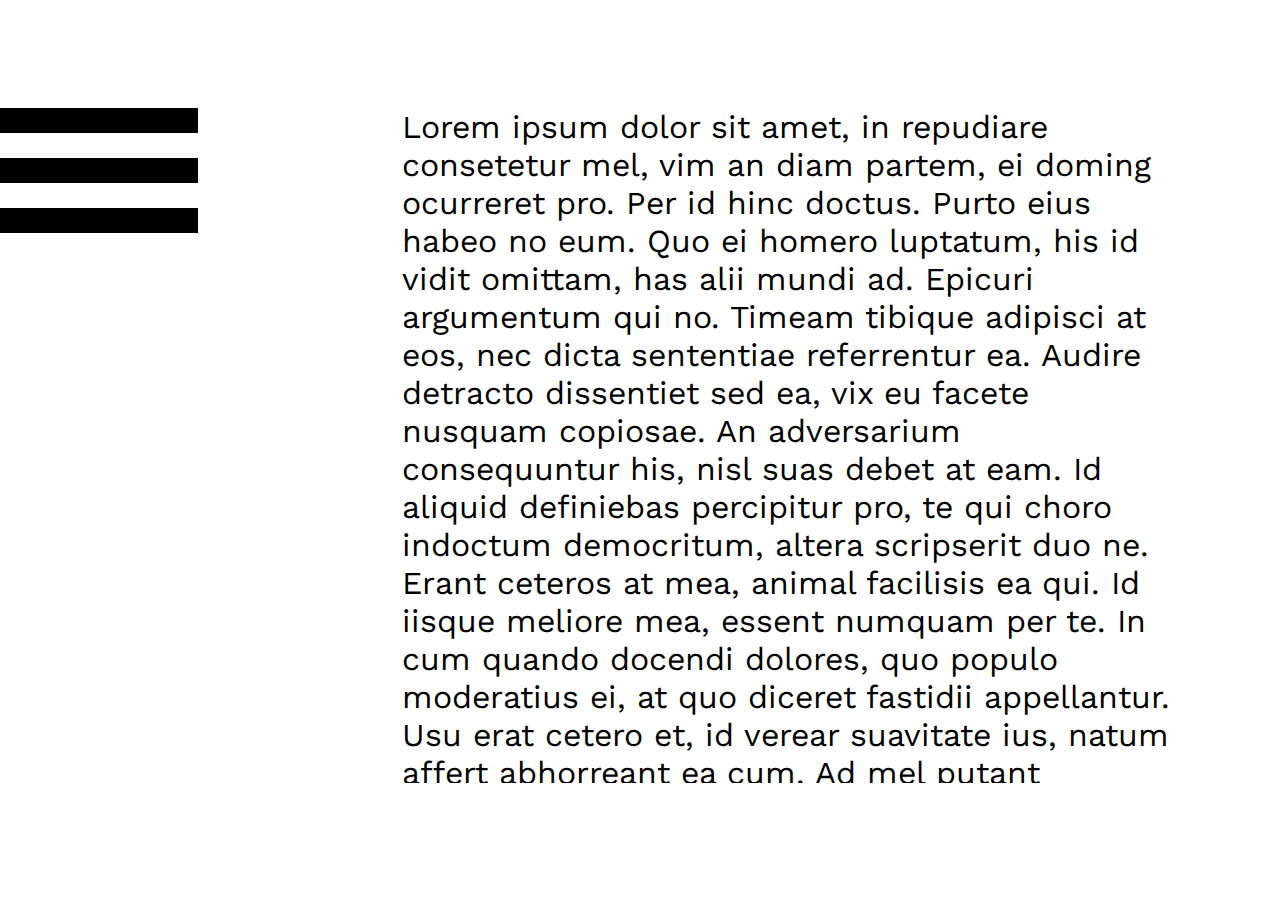
<file: burger/index.html>
<!DOCTYPE html>
<html lang="en">
<head>
	<meta charset="utf-8">
	<meta content="ie=edge" http-equiv="x-ua-compatible">
	<meta content="width=device-width, initial-scale=1" name="viewport">
	<title>Layout</title>
	<link href="styles.css" rel="stylesheet" type="text/css">
	<link href="https://fonts.googleapis.com/css?family=Work+Sans:400,700,800,900" rel="stylesheet">
</head>

<body>

	<div class = "nav">
		<label class = "burger">
			<input type = "checkbox" name ="toggle">
				<!-- icon -->
				<div class = "bar top"></div>
				<div class = "bar center"></div>
				<div class = "bar bottom"></div>

				<div class= "menu">
					<div class = "work"><h2>Work.</h2></div>
					<div class = "about"><h2>About.</h2></div>
					<div class = "contact"><h2>Contact.</h2></div>
				</div>
		</label>
	</div>	

	<div class = "main">
		<p>Lorem ipsum dolor sit amet, in repudiare consetetur mel, vim an diam partem, ei doming ocurreret pro. Per id hinc doctus. Purto eius habeo no eum. Quo ei homero luptatum, his id vidit omittam, has alii mundi ad. Epicuri argumentum qui no.

		Timeam tibique adipisci at eos, nec dicta sententiae referrentur ea. Audire detracto dissentiet sed ea, vix eu facete nusquam copiosae. An adversarium consequuntur his, nisl suas debet at eam. Id aliquid definiebas percipitur pro, te qui choro indoctum democritum, altera scripserit duo ne. Erant ceteros at mea, animal facilisis ea qui.

		Id iisque meliore mea, essent numquam per te. In cum quando docendi dolores, quo populo moderatius ei, at quo diceret fastidii appellantur. Usu erat cetero et, id verear suavitate ius, natum affert abhorreant ea cum. Ad mel putant dissentiunt, ex eum antiopam consetetur.

		Eum id justo iudico vidisse, est ea meis idque, animal nominavi reprimique id vim. Quo magna iudico appetere an, eros dolore ocurreret ex mel. Ut per noster bonorum. Ex usu sale causae, eu eos graeco delicata. Corpora perpetua eos id, euismod corpora omittam eum no, nam ea doctus delicatissimi. Ullum fabellas constituam pri an. No legimus pertinax eum, ad mea regione argumentum, error discere eum ex.

		Cum at fugit percipitur consequuntur. No sed sumo causae, elitr voluptatibus mel ut, latine tibique sadipscing nec et. An verear graecis offendit vis. Ei vel purto iriure inimicus. Iudico mediocritatem ei sit, in vix dolor aperiri.
		</p>
	</div>
	
</body>
</html>
</file>
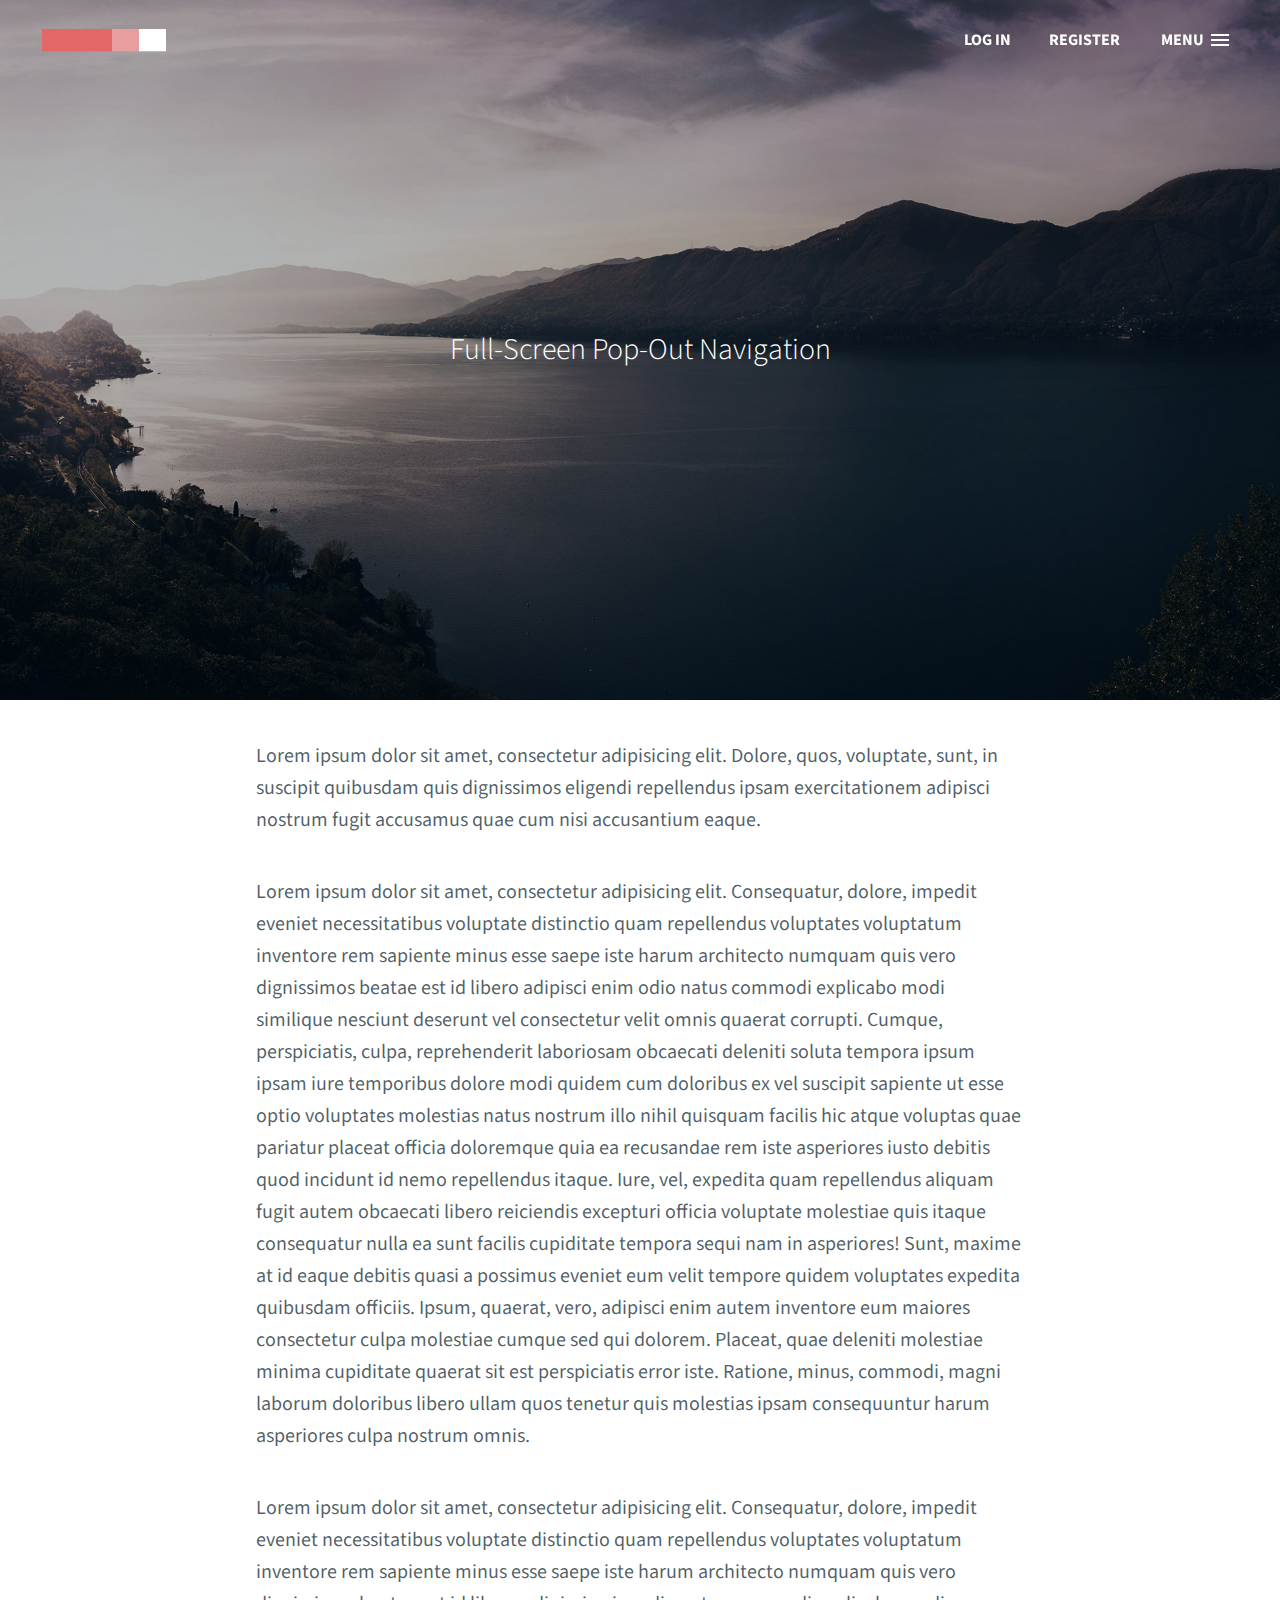
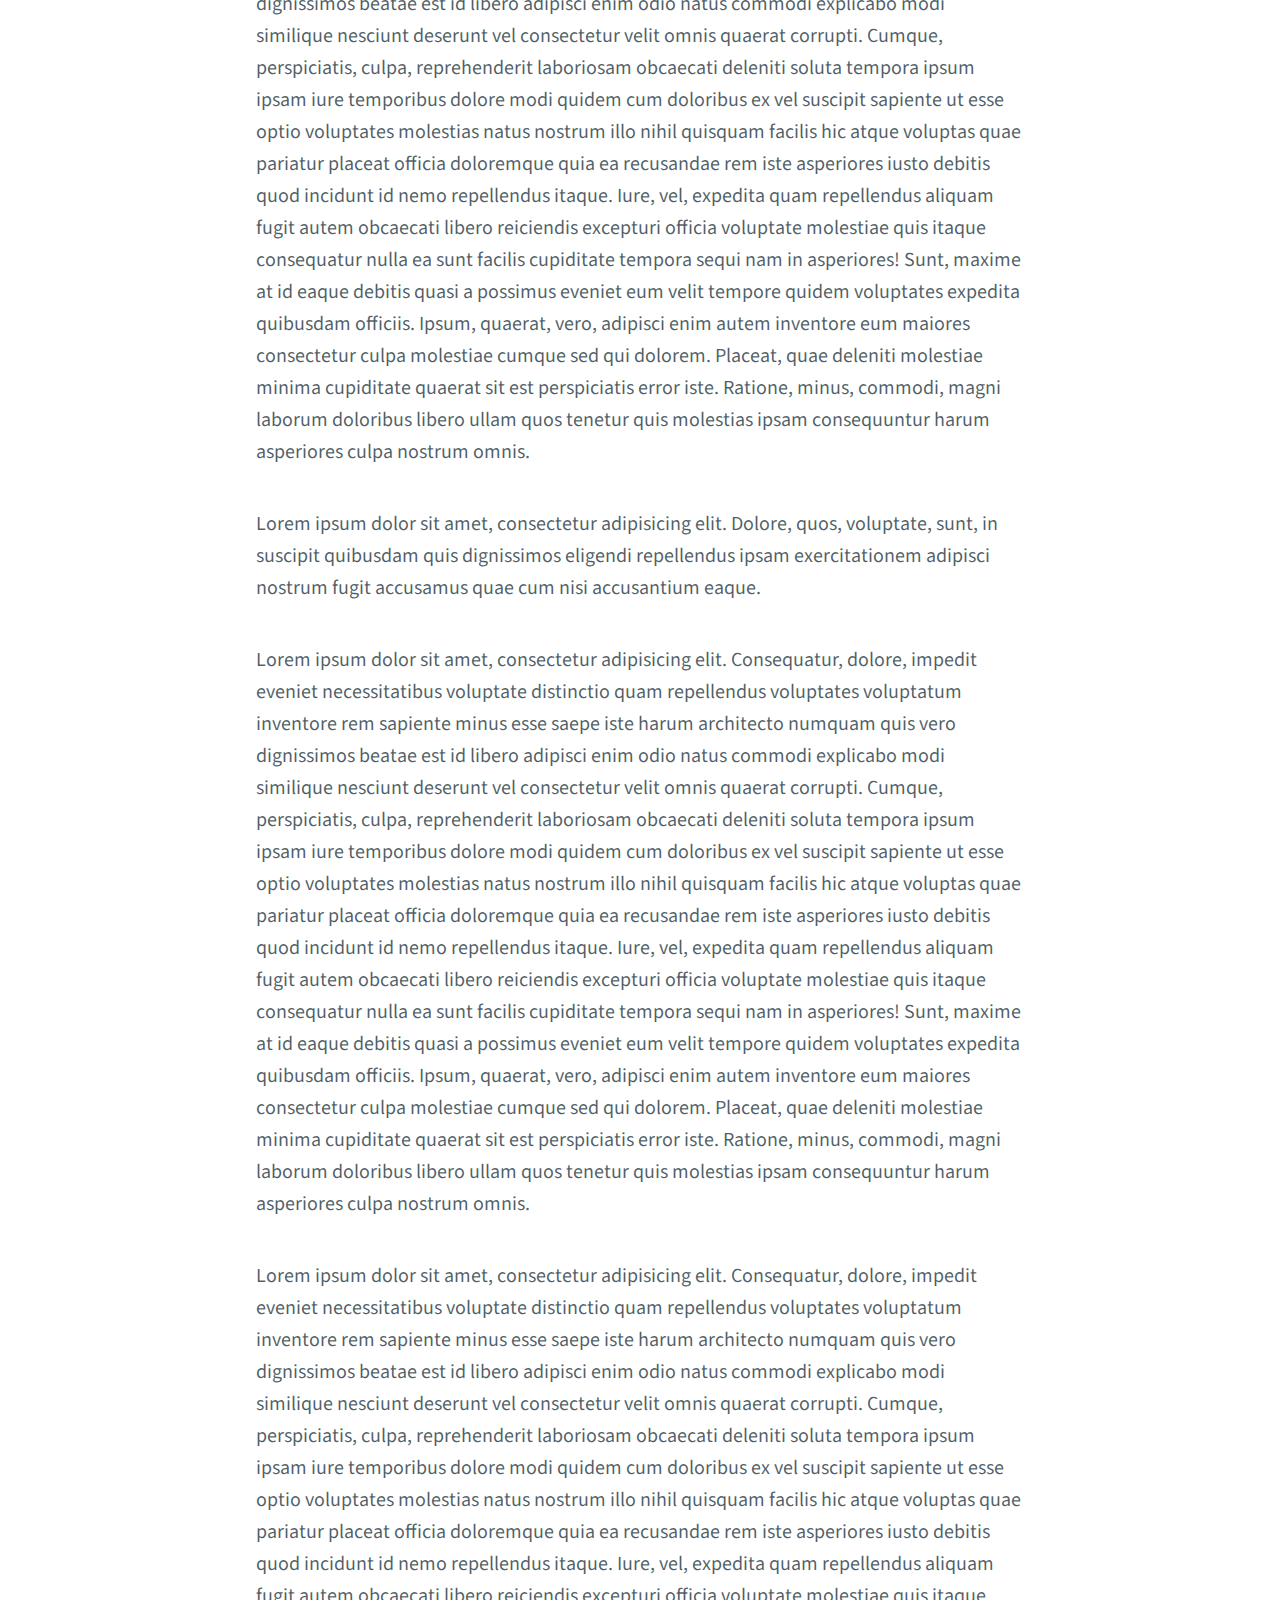
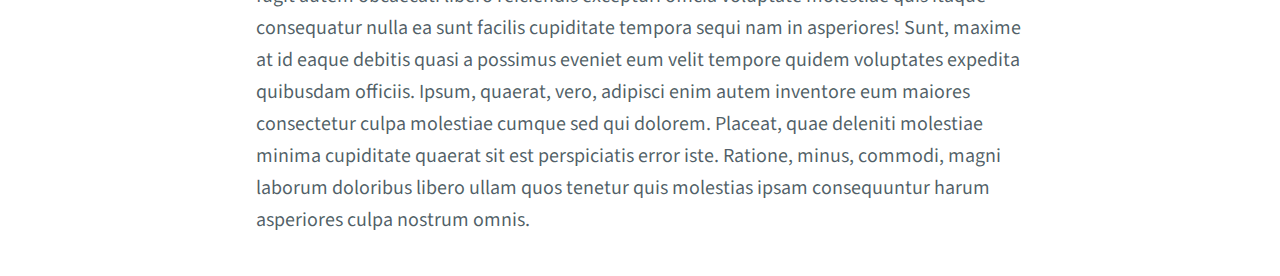
<file: full-screen-pop-out-navigation/index.html>
<!doctype html>
<html lang="en" class="no-js">
<head>
	<meta charset="UTF-8">
	<meta name="viewport" content="width=device-width, initial-scale=1">

	<link href='http://fonts.googleapis.com/css?family=Source+Sans+Pro:300,400,700' rel='stylesheet' type='text/css'>

	<link rel="stylesheet" href="css/reset.css"> <!-- CSS reset -->
	<link rel="stylesheet" href="css/style.css"> <!-- Resource style -->
	<script src="js/modernizr.js"></script> <!-- Modernizr -->
  	
	<title>Full-Screen Pop-Out Navigation</title>
</head>
<body>
	<header class="cd-header">
		<div class="cd-logo"><a href="#0"><img src="img/cd-logo.svg" alt="Logo"></a></div>

		<nav>
			<ul class="cd-secondary-nav">
				<li><a href="#0">Log In</a></li>
				<li><a href="#0">Register</a></li>
			</ul>
		</nav> <!-- cd-nav -->

		<a class="cd-primary-nav-trigger" href="#0">
			<span class="cd-menu-text">Menu</span><span class="cd-menu-icon"></span>
		</a> <!-- cd-primary-nav-trigger -->
	</header>

	<nav>
		<ul class="cd-primary-nav">
			<li class="cd-label">About us</li>

			<li><a href="#0">The team</a></li>
			<li><a href="#0">Our services</a></li>
			<li><a href="#0">Our projects</a></li>

			<li class="cd-label">Work with us</li>

			<li><a href="#0">Start a project</a></li>
			<li><a href="#0">Join In</a></li>
			<li><a href="#0">Create an account</a></li>

			<li class="cd-label">Follow us</li>
			
			<li class="cd-social cd-facebook"><a href="#0">Facebook</a></li>
			<li class="cd-social cd-instagram"><a href="#0">Instagram</a></li>
			<li class="cd-social cd-dribbble"><a href="#0">Dribbble</a></li>
			<li class="cd-social cd-twitter"><a href="#0">Twitter</a></li>
		</ul>
	</nav>

	<section class="cd-intro">
		<h1>Full-Screen Pop-Out Navigation</h1>
	</section>

	<main class="cd-main-content">
		<div class="cd-container">
			<p>
				Lorem ipsum dolor sit amet, consectetur adipisicing elit. Dolore, quos, voluptate, sunt, in suscipit quibusdam quis dignissimos eligendi repellendus ipsam exercitationem adipisci nostrum fugit accusamus quae cum nisi accusantium eaque.
			</p>

			<p>
				Lorem ipsum dolor sit amet, consectetur adipisicing elit. Consequatur, dolore, impedit eveniet necessitatibus voluptate distinctio quam repellendus voluptates voluptatum inventore rem sapiente minus esse saepe iste harum architecto numquam quis vero dignissimos beatae est id libero adipisci enim odio natus commodi explicabo modi similique nesciunt deserunt vel consectetur velit omnis quaerat corrupti. Cumque, perspiciatis, culpa, reprehenderit laboriosam obcaecati deleniti soluta tempora ipsum ipsam iure temporibus dolore modi quidem cum doloribus ex vel suscipit sapiente ut esse optio voluptates molestias natus nostrum illo nihil quisquam facilis hic atque voluptas quae pariatur placeat officia doloremque quia ea recusandae rem iste asperiores iusto debitis quod incidunt id nemo repellendus itaque. Iure, vel, expedita quam repellendus aliquam fugit autem obcaecati libero reiciendis excepturi officia voluptate molestiae quis itaque consequatur nulla ea sunt facilis cupiditate tempora sequi nam in asperiores! Sunt, maxime at id eaque debitis quasi a possimus eveniet eum velit tempore quidem voluptates expedita quibusdam officiis. Ipsum, quaerat, vero, adipisci enim autem inventore eum maiores consectetur culpa molestiae cumque sed qui dolorem. Placeat, quae deleniti molestiae minima cupiditate quaerat sit est perspiciatis error iste. Ratione, minus, commodi, magni laborum doloribus libero ullam quos tenetur quis molestias ipsam consequuntur harum asperiores culpa nostrum omnis.
			</p>

			<p>
				Lorem ipsum dolor sit amet, consectetur adipisicing elit. Consequatur, dolore, impedit eveniet necessitatibus voluptate distinctio quam repellendus voluptates voluptatum inventore rem sapiente minus esse saepe iste harum architecto numquam quis vero dignissimos beatae est id libero adipisci enim odio natus commodi explicabo modi similique nesciunt deserunt vel consectetur velit omnis quaerat corrupti. Cumque, perspiciatis, culpa, reprehenderit laboriosam obcaecati deleniti soluta tempora ipsum ipsam iure temporibus dolore modi quidem cum doloribus ex vel suscipit sapiente ut esse optio voluptates molestias natus nostrum illo nihil quisquam facilis hic atque voluptas quae pariatur placeat officia doloremque quia ea recusandae rem iste asperiores iusto debitis quod incidunt id nemo repellendus itaque. Iure, vel, expedita quam repellendus aliquam fugit autem obcaecati libero reiciendis excepturi officia voluptate molestiae quis itaque consequatur nulla ea sunt facilis cupiditate tempora sequi nam in asperiores! Sunt, maxime at id eaque debitis quasi a possimus eveniet eum velit tempore quidem voluptates expedita quibusdam officiis. Ipsum, quaerat, vero, adipisci enim autem inventore eum maiores consectetur culpa molestiae cumque sed qui dolorem. Placeat, quae deleniti molestiae minima cupiditate quaerat sit est perspiciatis error iste. Ratione, minus, commodi, magni laborum doloribus libero ullam quos tenetur quis molestias ipsam consequuntur harum asperiores culpa nostrum omnis.
			</p>

			<p>
				Lorem ipsum dolor sit amet, consectetur adipisicing elit. Dolore, quos, voluptate, sunt, in suscipit quibusdam quis dignissimos eligendi repellendus ipsam exercitationem adipisci nostrum fugit accusamus quae cum nisi accusantium eaque.
			</p>

			<p>
				Lorem ipsum dolor sit amet, consectetur adipisicing elit. Consequatur, dolore, impedit eveniet necessitatibus voluptate distinctio quam repellendus voluptates voluptatum inventore rem sapiente minus esse saepe iste harum architecto numquam quis vero dignissimos beatae est id libero adipisci enim odio natus commodi explicabo modi similique nesciunt deserunt vel consectetur velit omnis quaerat corrupti. Cumque, perspiciatis, culpa, reprehenderit laboriosam obcaecati deleniti soluta tempora ipsum ipsam iure temporibus dolore modi quidem cum doloribus ex vel suscipit sapiente ut esse optio voluptates molestias natus nostrum illo nihil quisquam facilis hic atque voluptas quae pariatur placeat officia doloremque quia ea recusandae rem iste asperiores iusto debitis quod incidunt id nemo repellendus itaque. Iure, vel, expedita quam repellendus aliquam fugit autem obcaecati libero reiciendis excepturi officia voluptate molestiae quis itaque consequatur nulla ea sunt facilis cupiditate tempora sequi nam in asperiores! Sunt, maxime at id eaque debitis quasi a possimus eveniet eum velit tempore quidem voluptates expedita quibusdam officiis. Ipsum, quaerat, vero, adipisci enim autem inventore eum maiores consectetur culpa molestiae cumque sed qui dolorem. Placeat, quae deleniti molestiae minima cupiditate quaerat sit est perspiciatis error iste. Ratione, minus, commodi, magni laborum doloribus libero ullam quos tenetur quis molestias ipsam consequuntur harum asperiores culpa nostrum omnis.
			</p>

			<p>
				Lorem ipsum dolor sit amet, consectetur adipisicing elit. Consequatur, dolore, impedit eveniet necessitatibus voluptate distinctio quam repellendus voluptates voluptatum inventore rem sapiente minus esse saepe iste harum architecto numquam quis vero dignissimos beatae est id libero adipisci enim odio natus commodi explicabo modi similique nesciunt deserunt vel consectetur velit omnis quaerat corrupti. Cumque, perspiciatis, culpa, reprehenderit laboriosam obcaecati deleniti soluta tempora ipsum ipsam iure temporibus dolore modi quidem cum doloribus ex vel suscipit sapiente ut esse optio voluptates molestias natus nostrum illo nihil quisquam facilis hic atque voluptas quae pariatur placeat officia doloremque quia ea recusandae rem iste asperiores iusto debitis quod incidunt id nemo repellendus itaque. Iure, vel, expedita quam repellendus aliquam fugit autem obcaecati libero reiciendis excepturi officia voluptate molestiae quis itaque consequatur nulla ea sunt facilis cupiditate tempora sequi nam in asperiores! Sunt, maxime at id eaque debitis quasi a possimus eveniet eum velit tempore quidem voluptates expedita quibusdam officiis. Ipsum, quaerat, vero, adipisci enim autem inventore eum maiores consectetur culpa molestiae cumque sed qui dolorem. Placeat, quae deleniti molestiae minima cupiditate quaerat sit est perspiciatis error iste. Ratione, minus, commodi, magni laborum doloribus libero ullam quos tenetur quis molestias ipsam consequuntur harum asperiores culpa nostrum omnis.
			</p>
		</div>
	</main>
<script src="js/jquery-2.1.1.js"></script>
<script src="js/main.js"></script> <!-- Resource jQuery -->
</body>
</html>
</file>
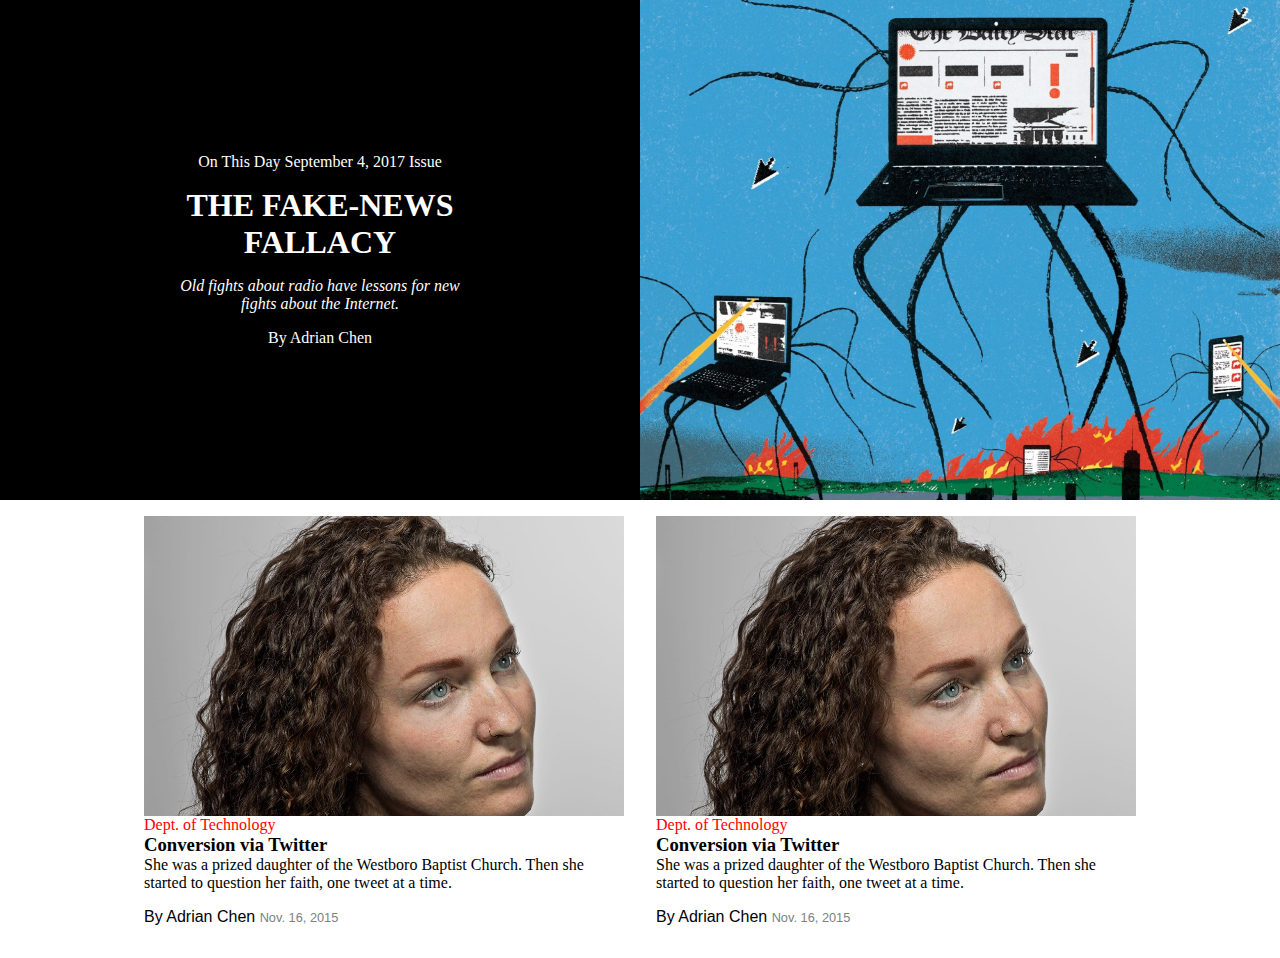
<file: new_yorker/index.html>
<!DOCTYPE html>
<html lang="en">
<head>
	<meta charset="utf-8">
	<meta content="ie=edge" http-equiv="x-ua-compatible">
	<meta content="width=device-width, initial-scale=1" name="viewport">
	<title>New Yorker Article Demo</title>
	<link href="styles.css" rel="stylesheet" type="text/css">
</head>
<body>
	<header>

	</header>
	<section class="hero">
		<div class="text">
			<div>
				<p class="info">On This Day September 4, 2017 Issue</p>
				<h1>The Fake-News Fallacy</h1>
				<p class="subtitle">Old fights about radio have lessons for new fights about the Internet.</p>
				<p class="byline">By Adrian Chen</p>
			</div>
		</div>
		<div class="feature-img">

		</div>
	</section>

	<section class="more-articles">
		<article>
			<div class="article-image">
				<img src="img/img1.jpg">
			</div>
			<p class="category">Dept. of Technology</p>
			<h3>Conversion via Twitter</h3>
			<p>She was a prized daughter of the Westboro Baptist Church. Then she started to question her faith, one tweet at a time.</p>
			<div class="details">By Adrian Chen <span class="date">Nov. 16, 2015</span></div>
		</article>
		<article>
			<div class="article-image">
				<img src="img/img1.jpg">
			</div>
			<p class="category">Dept. of Technology</p>
			<h3>Conversion via Twitter</h3>
			<p>She was a prized daughter of the Westboro Baptist Church. Then she started to question her faith, one tweet at a time.</p>
			<div class="details">By Adrian Chen <span class="date">Nov. 16, 2015</span></div>
		</article>
	</section>

</body>
</html>
</file>
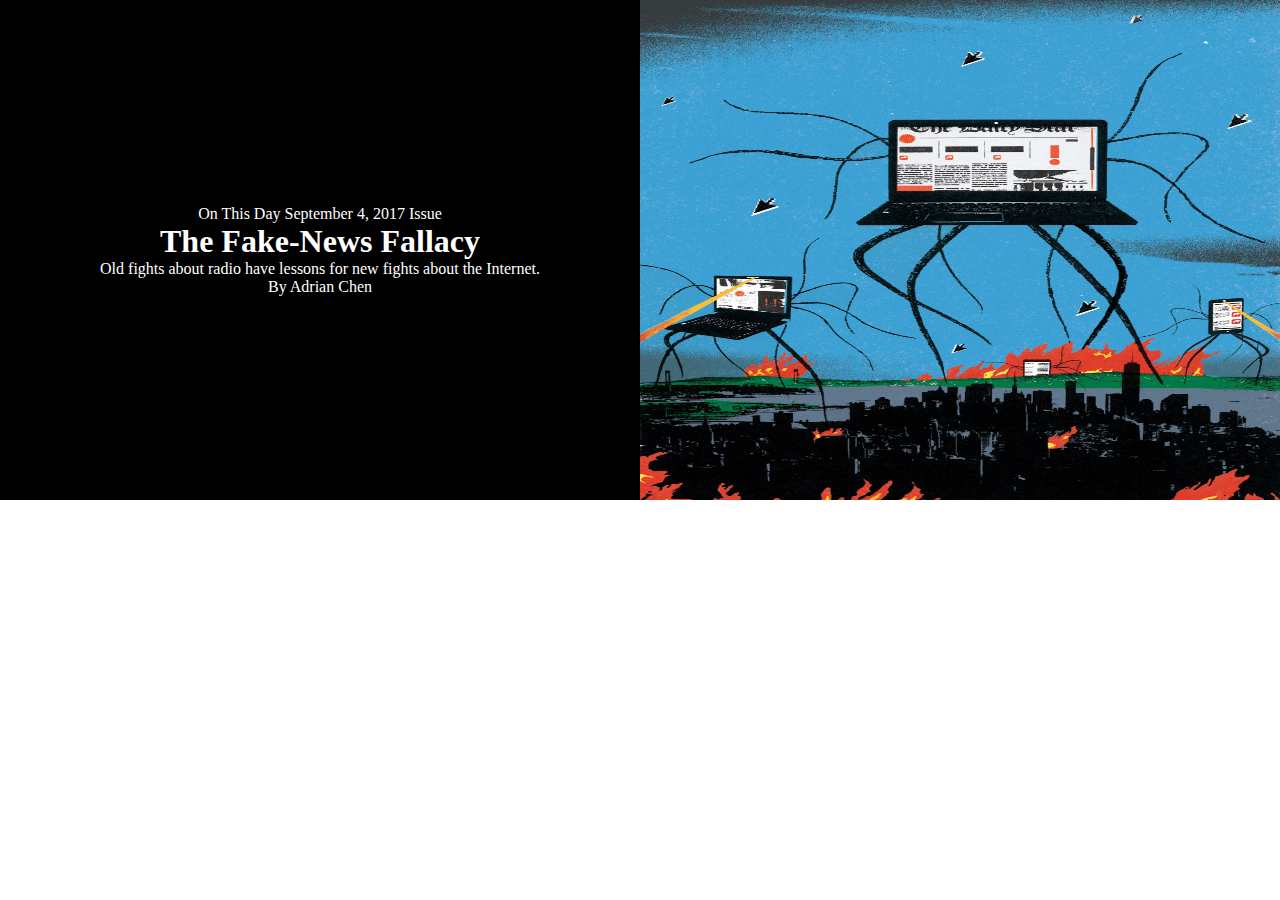
<file: New Yorker Demo/newyorkerdemo.html>
<!DOCTYPE html>
<html lang="en">
<head>
	<meta charset="utf-8">
	<meta content="ie=edge" http-equiv="x-ua-compatible">
	<meta content="width=device-width, initial-scale=1" name="viewport">
	<title>New Yorker Article Demo</title>
	<link href="demostyle.css" rel="stylesheet" type="text/css">
</head>
<body>
	<section>
		<div class="text">
			<header>
				<div class ="info">On This Day September 4, 2017 Issue</div>
				<h1>The Fake-News Fallacy</h1>
				<p class = "subtitle">Old fights about radio have lessons for new fights about the Internet.</p>
				<p class = "byline">By Adrian Chen</p>
		</div>
		<img src = "images/cover.jpg">
	</section>
</body>
</html>
</file>
<file: burger/styles.css>
body {
	display: flex;
	justify-content: flex-end;
	align-content: center;
	padding:0px;
}

.main {
	height: 75vh;
	width:2500px;
	font-family: 'Work Sans',sans-serif;
	font-size:2rem;
	font-weight: 400;
	padding-right: 100px;
	margin-top: 100px;
	overflow: scroll;
	text-align: left;
}

.nav{
	display: flex;
	width:100vw;
	justify-content: flex-end;

}

p {
	margin:0px;
}

.burger{
	display: flex;
	flex-wrap: wrap;
	justify-content: flex-end;
	align-content: center;
	flex-direction: column;
	padding: 100px;
	position: fixed;
}

.menu {
	transition: all .3s ease-in;
	opacity: 0;
	font-size: 3rem;
	line-height: 1rem;
	font-family: 'Work Sans', sans-serif;
	text-align:left;
}

input {display:none;}

.bar{
	width: 200px;
	height: 25px;
	margin-bottom:25px;
	background-color: black;
	transition: all .3s ease-in;
}

h2 
	font-family: 'Work Sans', sans-serif;
	font-weight: 800;
	list-style: none;
}


.top{
	transition: all .3s ease-in;
}

.bottom {
	align-content: flex-end;
	transition: all .3s ease-in;
}

.center {
	transition: all .3s ease-in;
}


input:checked ~ .top{
	transform-origin: center center;
	transform: translateY(75px) rotate(-135deg);
	
}

input:checked ~ .center{
	transform-origin: center center;
	transform: rotate(180deg);
	opacity: 0;
}

input:checked ~ .bottom{
	transform-origin: center center;
	transform: translateY(-25px) rotate(135deg);

}

input:checked ~ .menu{
	opacity: 100;
	font-size: 3rem;
	line-height: 1rem;
}
</file>
<file: full-screen-pop-out-navigation/css/style.css>
/* -------------------------------- 

Primary style

-------------------------------- */
*, *:after, *:before {
  -webkit-box-sizing: border-box;
  -moz-box-sizing: border-box;
  box-sizing: border-box;
}

body {
  font-size: 100%;
  font-family: "Source Sans Pro", sans-serif;
  color: rgba(2, 23, 37, 0.7);
  background-color: white;
}
body.overflow-hidden {
  /* when primary navigation is visible, the content in the background won't scroll */
  overflow: hidden;
}

a {
  color: white;
  text-decoration: none;
}

/* -------------------------------- 

Modules - reusable parts of our design

-------------------------------- */
.cd-container {
  /* this class is used to give a max-width to the element it is applied to, and center it horizontally when it reaches that max-width */
  width: 90%;
  max-width: 768px;
  margin: 0 auto;
}
.cd-container:after {
  content: "";
  display: table;
  clear: both;
}

/* -------------------------------- 

Main components 

-------------------------------- */
html, body {
  height: 100%;
}

.cd-header {
  position: absolute;
  top: 0;
  left: 0;
  background: rgba(2, 23, 37, 0.95);
  height: 50px;
  width: 100%;
  z-index: 3;
  box-shadow: 0 1px 2px rgba(0, 0, 0, 0.3);
  -webkit-font-smoothing: antialiased;
  -moz-osx-font-smoothing: grayscale;
}
@media only screen and (min-width: 768px) {
  .cd-header {
    height: 80px;
    background: transparent;
    box-shadow: none;
  }
}
@media only screen and (min-width: 1170px) {
  .cd-header {
    -webkit-transition: background-color 0.3s;
    -moz-transition: background-color 0.3s;
    transition: background-color 0.3s;
    /* Force Hardware Acceleration in WebKit */
    -webkit-transform: translate3d(0, 0, 0);
    -moz-transform: translate3d(0, 0, 0);
    -ms-transform: translate3d(0, 0, 0);
    -o-transform: translate3d(0, 0, 0);
    transform: translate3d(0, 0, 0);
    -webkit-backface-visibility: hidden;
    backface-visibility: hidden;
  }
  .cd-header.is-fixed {
    /* when the user scrolls down, we hide the header right above the viewport */
    position: fixed;
    top: -80px;
    background-color: rgba(2, 23, 37, 0.96);
    -webkit-transition: -webkit-transform 0.3s;
    -moz-transition: -moz-transform 0.3s;
    transition: transform 0.3s;
  }
  .cd-header.is-visible {
    /* if the user changes the scrolling direction, we show the header */
    -webkit-transform: translate3d(0, 100%, 0);
    -moz-transform: translate3d(0, 100%, 0);
    -ms-transform: translate3d(0, 100%, 0);
    -o-transform: translate3d(0, 100%, 0);
    transform: translate3d(0, 100%, 0);
  }
  .cd-header.menu-is-open {
    /* add a background color to the header when the navigation is open */
    background-color: rgba(2, 23, 37, 0.96);
  }
}

.cd-logo {
  display: block;
  position: absolute;
  top: 50%;
  bottom: auto;
  -webkit-transform: translateY(-50%);
  -moz-transform: translateY(-50%);
  -ms-transform: translateY(-50%);
  -o-transform: translateY(-50%);
  transform: translateY(-50%);
  left: .875em;
}
.cd-logo img {
  display: block;
}
@media only screen and (min-width: 768px) {
  .cd-logo {
    left: 2.6em;
  }
}

.cd-secondary-nav {
  position: absolute;
  top: 50%;
  bottom: auto;
  -webkit-transform: translateY(-50%);
  -moz-transform: translateY(-50%);
  -ms-transform: translateY(-50%);
  -o-transform: translateY(-50%);
  transform: translateY(-50%);
  right: 10em;
  /* hidden on small devices */
  display: none;
}
.cd-secondary-nav li {
  display: inline-block;
  margin-left: 2.2em;
}
.cd-secondary-nav a {
  display: inline-block;
  color: white;
  text-transform: uppercase;
  font-weight: 700;
}
@media only screen and (min-width: 768px) {
  .cd-secondary-nav {
    display: block;
  }
}

.cd-primary-nav-trigger {
  position: absolute;
  right: 0;
  top: 0;
  height: 100%;
  width: 50px;
  background-color: #03263d;
}
.cd-primary-nav-trigger .cd-menu-text {
  color: white;
  text-transform: uppercase;
  font-weight: 700;
  /* hide the text on small devices */
  display: none;
}
.cd-primary-nav-trigger .cd-menu-icon {
  /* this span is the central line of the menu icon */
  display: inline-block;
  position: absolute;
  left: 50%;
  top: 50%;
  bottom: auto;
  right: auto;
  -webkit-transform: translateX(-50%) translateY(-50%);
  -moz-transform: translateX(-50%) translateY(-50%);
  -ms-transform: translateX(-50%) translateY(-50%);
  -o-transform: translateX(-50%) translateY(-50%);
  transform: translateX(-50%) translateY(-50%);
  width: 18px;
  height: 2px;
  background-color: white;
  -webkit-transition: background-color 0.3s;
  -moz-transition: background-color 0.3s;
  transition: background-color 0.3s;
  /* these are the upper and lower lines in the menu icon */
}
.cd-primary-nav-trigger .cd-menu-icon::before, .cd-primary-nav-trigger .cd-menu-icon:after {
  content: '';
  width: 100%;
  height: 100%;
  position: absolute;
  background-color: white;
  right: 0;
  -webkit-transition: -webkit-transform .3s, top .3s, background-color 0s;
  -moz-transition: -moz-transform .3s, top .3s, background-color 0s;
  transition: transform .3s, top .3s, background-color 0s;
}
.cd-primary-nav-trigger .cd-menu-icon::before {
  top: -5px;
}
.cd-primary-nav-trigger .cd-menu-icon::after {
  top: 5px;
}
.cd-primary-nav-trigger .cd-menu-icon.is-clicked {
  background-color: rgba(255, 255, 255, 0);
}
.cd-primary-nav-trigger .cd-menu-icon.is-clicked::before, .cd-primary-nav-trigger .cd-menu-icon.is-clicked::after {
  background-color: white;
}
.cd-primary-nav-trigger .cd-menu-icon.is-clicked::before {
  top: 0;
  -webkit-transform: rotate(135deg);
  -moz-transform: rotate(135deg);
  -ms-transform: rotate(135deg);
  -o-transform: rotate(135deg);
  transform: rotate(135deg);
}
.cd-primary-nav-trigger .cd-menu-icon.is-clicked::after {
  top: 0;
  -webkit-transform: rotate(225deg);
  -moz-transform: rotate(225deg);
  -ms-transform: rotate(225deg);
  -o-transform: rotate(225deg);
  transform: rotate(225deg);
}
@media only screen and (min-width: 768px) {
  .cd-primary-nav-trigger {
    width: 100px;
    padding-left: 1em;
    background-color: transparent;
    height: 30px;
    line-height: 30px;
    right: 2.2em;
    top: 50%;
    bottom: auto;
    -webkit-transform: translateY(-50%);
    -moz-transform: translateY(-50%);
    -ms-transform: translateY(-50%);
    -o-transform: translateY(-50%);
    transform: translateY(-50%);
  }
  .cd-primary-nav-trigger .cd-menu-text {
    display: inline-block;
  }
  .cd-primary-nav-trigger .cd-menu-icon {
    left: auto;
    right: 1em;
    -webkit-transform: translateX(0) translateY(-50%);
    -moz-transform: translateX(0) translateY(-50%);
    -ms-transform: translateX(0) translateY(-50%);
    -o-transform: translateX(0) translateY(-50%);
    transform: translateX(0) translateY(-50%);
  }
}

.cd-primary-nav {
  /* by default it's hidden - on top of the viewport */
  position: fixed;
  left: 0;
  top: 0;
  height: 100%;
  width: 100%;
  background: rgba(2, 23, 37, 0.96);
  z-index: 2;
  text-align: center;
  padding: 50px 0;
  -webkit-backface-visibility: hidden;
  backface-visibility: hidden;
  overflow: auto;
  /* this fixes the buggy scrolling on webkit browsers - mobile devices only - when overflow property is applied */
  -webkit-overflow-scrolling: touch;
  -webkit-transform: translateY(-100%);
  -moz-transform: translateY(-100%);
  -ms-transform: translateY(-100%);
  -o-transform: translateY(-100%);
  transform: translateY(-100%);
  -webkit-transition-property: -webkit-transform;
  -moz-transition-property: -moz-transform;
  transition-property: transform;
  -webkit-transition-duration: 0.4s;
  -moz-transition-duration: 0.4s;
  transition-duration: 0.4s;
}
.cd-primary-nav li {
  font-size: 22px;
  font-size: 1.375rem;
  font-weight: 300;
  -webkit-font-smoothing: antialiased;
  -moz-osx-font-smoothing: grayscale;
  margin: .2em 0;
  text-transform: capitalize;
}
.cd-primary-nav a {
  display: inline-block;
  padding: .4em 1em;
  border-radius: 0.25em;
  -webkit-transition: background 0.2s;
  -moz-transition: background 0.2s;
  transition: background 0.2s;
}
.no-touch .cd-primary-nav a:hover {
  background-color: #e36767;
}
.cd-primary-nav .cd-label {
  color: #06446e;
  text-transform: uppercase;
  font-weight: 700;
  font-size: 14px;
  font-size: 0.875rem;
  margin: 2.4em 0 .8em;
}
.cd-primary-nav .cd-social {
  display: inline-block;
  margin: 0 .4em;
}
.cd-primary-nav .cd-social a {
  width: 44px;
  height: 44px;
  padding: 0;
  background-image: url("../img/cd-socials.svg");
  background-repeat: no-repeat;
  /* image replacement */
  overflow: hidden;
  text-indent: 100%;
  white-space: nowrap;
}
.cd-primary-nav .cd-facebook a {
  background-position: 0 0;
}
.cd-primary-nav .cd-instagram a {
  background-position: -44px 0;
}
.cd-primary-nav .cd-dribbble a {
  background-position: -88px 0;
}
.cd-primary-nav .cd-twitter a {
  background-position: -132px 0;
}
.cd-primary-nav.is-visible {
  -webkit-transform: translateY(0);
  -moz-transform: translateY(0);
  -ms-transform: translateY(0);
  -o-transform: translateY(0);
  transform: translateY(0);
}
@media only screen and (min-width: 768px) {
  .cd-primary-nav {
    padding: 80px 0;
  }
}
@media only screen and (min-width: 1170px) {
  .cd-primary-nav li {
    font-size: 30px;
    font-size: 1.875rem;
  }
  .cd-primary-nav .cd-label {
    font-size: 16px;
    font-size: 1rem;
  }
}

.cd-intro {
  position: relative;
  height: 100%;
  background: url("../img/cd-background-img.jpg") no-repeat center center;
  background-size: cover;
  z-index: 1;
  -webkit-font-smoothing: antialiased;
  -moz-osx-font-smoothing: grayscale;
}
.cd-intro h1 {
  position: absolute;
  width: 90%;
  max-width: 1170px;
  left: 50%;
  top: 50%;
  bottom: auto;
  right: auto;
  -webkit-transform: translateX(-50%) translateY(-50%);
  -moz-transform: translateX(-50%) translateY(-50%);
  -ms-transform: translateX(-50%) translateY(-50%);
  -o-transform: translateX(-50%) translateY(-50%);
  transform: translateX(-50%) translateY(-50%);
  color: white;
  font-size: 20px;
  font-size: 1.25rem;
  font-weight: 300;
  text-align: center;
}
@media only screen and (min-width: 768px) {
  .cd-intro h1 {
    font-size: 30px;
    font-size: 1.875rem;
  }
}
@media only screen and (min-width: 1170px) {
  .cd-intro {
    height: 700px;
  }
}

.cd-main-content {
  position: relative;
  z-index: 1;
}
.cd-main-content p {
  line-height: 1.6;
  margin: 2em 0;
}
@media only screen and (min-width: 1170px) {
  .cd-main-content p {
    font-size: 20px;
    font-size: 1.25rem;
  }
}
</file>
<file: new_yorker/styles.css>
*{  
    padding: 0;
    margin: 0;
    box-sizing: border-box;
}

section{
/*    display: grid;
    grid-template-columns: 50% 50%;
    grid-template-rows: 500px;*/
    display: flex;
    flex-wrap: wrap;
}

.hero{
    height: 500px;
}

.text, .feature-img{
    width: 50%;
}

.text{
    background: black;
    color: white;
    text-align: center;
    display: flex;
    align-items: center;
    justify-content: center;
}

.text div{
    width: 50%;
}

.info{
    margin-bottom: 1rem;
}

h1{
    text-transform: uppercase;
}

.subtitle{
    font-style: italic;
    margin: 1rem;
}

.feature-img{
    background: url('img/cover.jpg') no-repeat center center;
    background-size: cover;
}

.more-articles{
    width: 80%;
    margin: auto;
}
article{
    flex: 1;
    padding: 1rem;
}

.article-image{
    height: 300px;
    overflow: hidden;
}

img{
    width: 100%;
}

.details{
    margin: 1rem 0;
    font-family: sans-serif;
}

.category{
    color: red;
}

.date{
    font-size: .8rem;
    color: grey;
}


@media screen and (max-width: 800px){
    .text, .feature-img{
        width: 100%;
    }

}
</file>
<file: New Yorker Demo/demostyle.css>
*{
	padding: 0;
	margin: 0;
}

.text {
	background: black;
	text-align:center;
	color: white;
}

section{
	display: flex;
	height: 500px;
}

.text, img{
	flex: 1;
}

.text{
	display:flex;
	align-items: center;
	justify-content: center;
}
</file>
